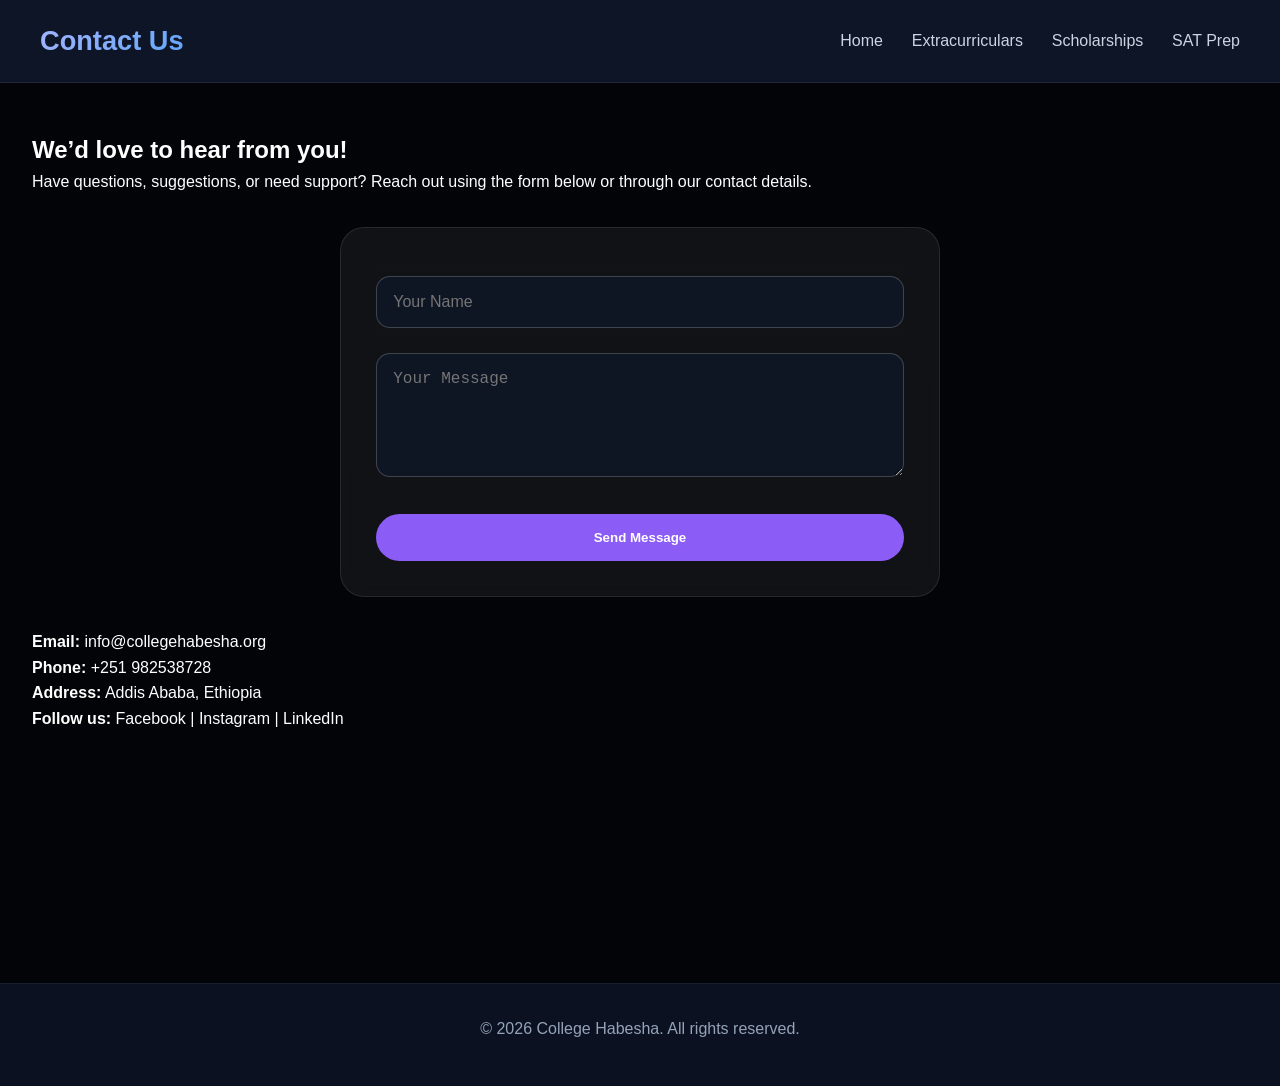
<file: contact.html>
<!DOCTYPE html>
<html lang="en">
<head>
  <meta charset="UTF-8">
  <meta name="viewport" content="width=device-width, initial-scale=1.0">
  <title>Contact Us - College Habesha</title>
  <link rel="stylesheet" href="style.css">
</head>
<body>
  <header class="site-header">
    <h1>Contact Us</h1>
    <nav>
      <a href="index.html">Home</a>
      <a href="extracurricular.html">Extracurriculars</a>
      <a href="scholarship.html">Scholarships</a>
      <a href="satprep (1).html">SAT Prep</a>
    </nav>
  </header>

  <!-- Contact Section -->
  <section class="contact-section">
    <h2>We’d love to hear from you!</h2>
    <p>Have questions, suggestions, or need support? Reach out using the form below or through our contact details.</p>

    <!-- Contact Form -->
    <form class="contact-form">
      <input type="text" placeholder="Your Name" required>
      <textarea placeholder="Your Message" rows="5" required></textarea>
      <button type="submit">Send Message</button>
    </form>

    <!-- Contact Info -->
    <div class="contact-info">
      <p><strong>Email:</strong> <a href="mailto:info@collegehabesha.org">info@collegehabesha.org</a></p>
      <p><strong>Phone:</strong> <a href="tel:+251911234567">+251 982538728</a></p>
      <p><strong>Address:</strong> Addis Ababa, Ethiopia</p>
      <p><strong>Follow us:</strong> 
        <a href="#">Facebook</a> | 
        <a href="#">Instagram</a> | 
        <a href="#">LinkedIn</a>
      </p>
    </div>
  </section>

  <footer class="site-footer">
    <p>&copy; 2026 College Habesha. All rights reserved.</p>
  </footer>
</body>
</html>
</file>
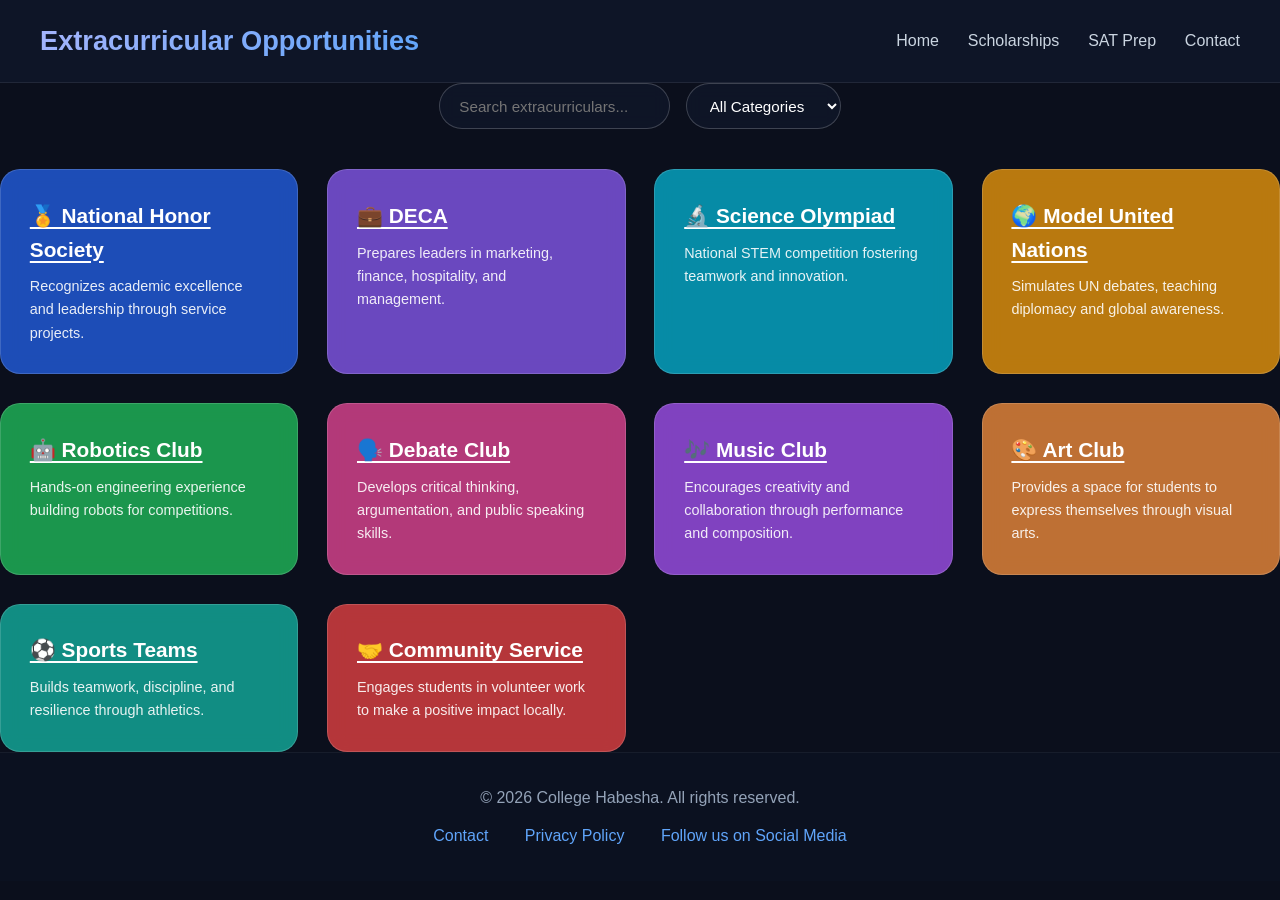
<file: extracurricular.html>
<!DOCTYPE html>
<html lang="en">
<head>
  <meta charset="UTF-8">
  <meta name="viewport" content="width=device-width, initial-scale=1.0">
  <title>Extracurriculars - College Habesha</title>
  <link rel="stylesheet" href="style.css">
</head>
<body>
  <header class="site-header">
    <h1>Extracurricular Opportunities</h1>
    <nav>
      <a href="index.html">Home</a>
      <a href="scholarship.html">Scholarships</a>
      <a href="satprep (1).html">SAT Prep</a>
      <a href="contact.html">Contact</a>
    </nav>
  </header>

  <!-- Filter/Search Bar -->
  <section class="filter-bar">
    <input type="text" id="searchClub" placeholder="Search extracurriculars...">
    <select id="filterCategory">
      <option value="all">All Categories</option>
      <option value="stem">STEM</option>
      <option value="arts">Arts</option>
      <option value="leadership">Leadership</option>
      <option value="service">Service</option>
      <option value="sports">Sports</option>
    </select>
  </section>

  <!-- Cards Section -->
  <main class="cards" id="clubList">
    <div class="card" data-category="leadership">
      <h3><a href="https://www.nhs.us/" target="_blank">🏅 National Honor Society</a></h3>
      <p>Recognizes academic excellence and leadership through service projects.</p>
    </div>

    <div class="card" data-category="leadership">
      <h3><a href="https://www.deca.org/" target="_blank">💼 DECA</a></h3>
      <p>Prepares leaders in marketing, finance, hospitality, and management.</p>
    </div>

    <div class="card" data-category="stem">
      <h3><a href="https://www.scienceolympiad.org/" target="_blank">🔬 Science Olympiad</a></h3>
      <p>National STEM competition fostering teamwork and innovation.</p>
    </div>

    <div class="card" data-category="leadership">
      <h3><a href="https://unausa.org/model-un/" target="_blank">🌍 Model United Nations</a></h3>
      <p>Simulates UN debates, teaching diplomacy and global awareness.</p>
    </div>

    <div class="card" data-category="stem">
      <h3><a href="https://www.firstinspires.org/robotics" target="_blank">🤖 Robotics Club</a></h3>
      <p>Hands‑on engineering experience building robots for competitions.</p>
    </div>

    <div class="card" data-category="leadership">
      <h3><a href="#">🗣️ Debate Club</a></h3>
      <p>Develops critical thinking, argumentation, and public speaking skills.</p>
    </div>

    <div class="card" data-category="arts">
      <h3><a href="#">🎶 Music Club</a></h3>
      <p>Encourages creativity and collaboration through performance and composition.</p>
    </div>

    <div class="card" data-category="arts">
      <h3><a href="#">🎨 Art Club</a></h3>
      <p>Provides a space for students to express themselves through visual arts.</p>
    </div>

    <div class="card" data-category="sports">
      <h3><a href="#">⚽ Sports Teams</a></h3>
      <p>Builds teamwork, discipline, and resilience through athletics.</p>
    </div>

    <div class="card" data-category="service">
      <h3><a href="#">🤝 Community Service</a></h3>
      <p>Engages students in volunteer work to make a positive impact locally.</p>
    </div>
  </main>

  <footer class="site-footer">
    <p>&copy; 2026 College Habesha. All rights reserved.</p>
    <div class="footer-links">
      <a href="#">Contact</a>
      <a href="#">Privacy Policy</a>
      <a href="#">Follow us on Social Media</a>
    </div>
  </footer>

  <script src="script.js"></script>
</body>
</html>
</file>
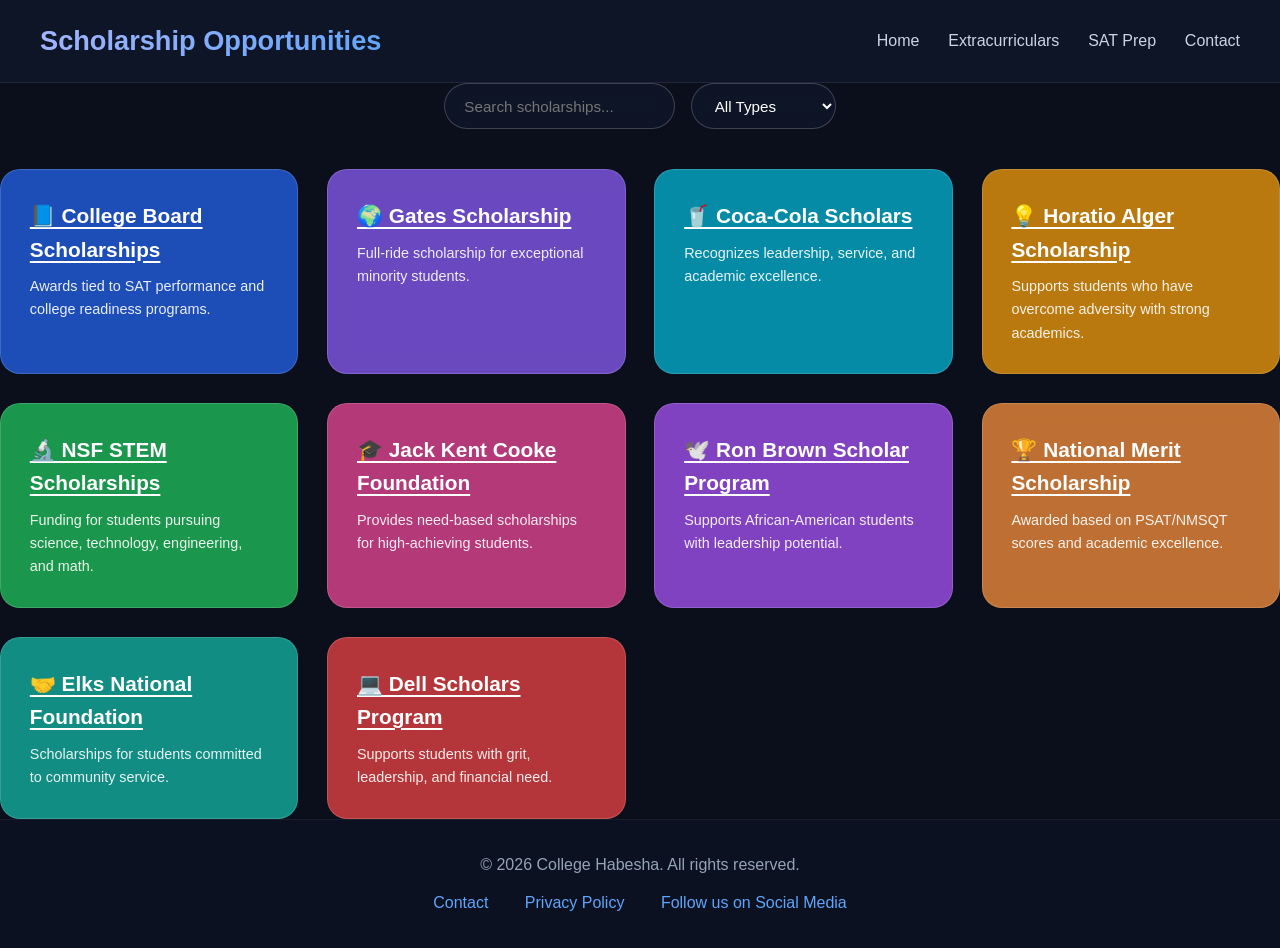
<file: scholarship.html>
<!DOCTYPE html>
<html lang="en">
<head>
  <meta charset="UTF-8">
  <meta name="viewport" content="width=device-width, initial-scale=1.0">
  <title>Scholarships - College Habesha</title>
  <link rel="stylesheet" href="style.css">
</head>
<body>
  <header class="site-header">
    <h1>Scholarship Opportunities</h1>
    <nav>
      <a href="index.html">Home</a>
      <a href="extracurricular.html">Extracurriculars</a>
      <a href="satprep (1).html">SAT Prep</a>
      <a href="contact.html">Contact</a>
    </nav>
    </nav>
    </nav>
  </header>

  <!-- Filter/Search Bar -->
  <section class="filter-bar">
    <input type="text" id="searchScholarship" placeholder="Search scholarships...">
    <select id="filterType">
      <option value="all">All Types</option>
      <option value="merit">Merit-Based</option>
      <option value="need">Need-Based</option>
      <option value="stem">STEM</option>
      <option value="leadership">Leadership</option>
    </select>
  </section>

  <!-- Scholarship Cards -->
  <main class="cards" id="scholarshipList">
    <div class="card" data-type="merit">
      <h3><a href="https://www.collegeboard.org/" target="_blank">📘 College Board Scholarships</a></h3>
      <p>Awards tied to SAT performance and college readiness programs.</p>
    </div>

    <div class="card" data-type="need">
      <h3><a href="https://www.gatesfoundation.org/" target="_blank">🌍 Gates Scholarship</a></h3>
      <p>Full‑ride scholarship for exceptional minority students.</p>
    </div>

    <div class="card" data-type="leadership">
      <h3><a href="https://www.coca-colascholarsfoundation.org/" target="_blank">🥤 Coca‑Cola Scholars</a></h3>
      <p>Recognizes leadership, service, and academic excellence.</p>
    </div>

    <div class="card" data-type="merit">
      <h3><a href="https://scholars.horatioalger.org/" target="_blank">💡 Horatio Alger Scholarship</a></h3>
      <p>Supports students who have overcome adversity with strong academics.</p>
    </div>

    <div class="card" data-type="stem">
      <h3><a href="https://www.nsf.gov/" target="_blank">🔬 NSF STEM Scholarships</a></h3>
      <p>Funding for students pursuing science, technology, engineering, and math.</p>
    </div>

    <div class="card" data-type="need">
      <h3><a href="https://www.jackkentcookefoundation.org/" target="_blank">🎓 Jack Kent Cooke Foundation</a></h3>
      <p>Provides need‑based scholarships for high‑achieving students.</p>
    </div>

    <div class="card" data-type="leadership">
      <h3><a href="https://www.ronbrown.org/" target="_blank">🕊️ Ron Brown Scholar Program</a></h3>
      <p>Supports African‑American students with leadership potential.</p>
    </div>

    <div class="card" data-type="merit">
      <h3><a href="https://www.nationalmerit.org/" target="_blank">🏆 National Merit Scholarship</a></h3>
      <p>Awarded based on PSAT/NMSQT scores and academic excellence.</p>
    </div>

    <div class="card" data-type="service">
      <h3><a href="https://www.elks.org/scholars/" target="_blank">🤝 Elks National Foundation</a></h3>
      <p>Scholarships for students committed to community service.</p>
    </div>

    <div class="card" data-type="leadership">
      <h3><a href="https://www.dellscholars.org/" target="_blank">💻 Dell Scholars Program</a></h3>
      <p>Supports students with grit, leadership, and financial need.</p>
    </div>
  </main>

  <footer class="site-footer">
    <p>&copy; 2026 College Habesha. All rights reserved.</p>
    <div class="footer-links">
      <a href="#">Contact</a>
      <a href="#">Privacy Policy</a>
      <a href="#">Follow us on Social Media</a>
    </div>
  </footer>

  <script src="script.js"></script>
</body>
</html>
</file>
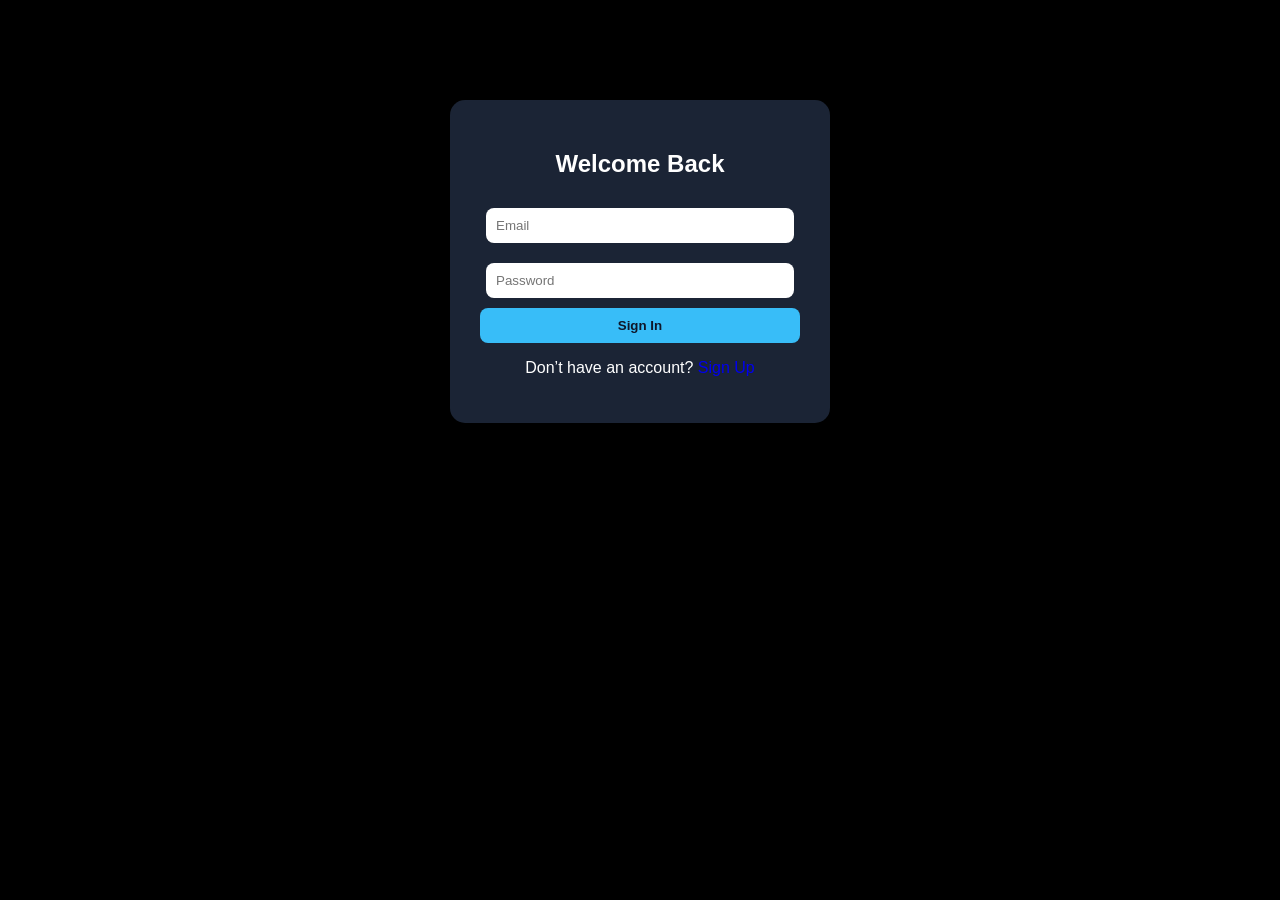
<file: signin.html>
<!DOCTYPE html>
<html lang="en">
<head>
  <meta charset="UTF-8">
  <title>Sign In - College Habesha</title>
  <link rel="stylesheet" href="style (1).css">
</head>
<body>

<div class="auth-container">
  <h2>Welcome Back</h2>

  <input type="email" id="email" placeholder="Email">
  <input type="password" id="password" placeholder="Password">

  <button onclick="signin()">Sign In</button>

  <p>Don’t have an account? <a href="signup.html">Sign Up</a></p>
</div>

<script>
function signin() {
  let savedUser = JSON.parse(localStorage.getItem("user"));

  let email = document.getElementById("email").value;
  let password = document.getElementById("password").value;

  if (savedUser && email === savedUser.email && password === savedUser.password) {
    alert("Login successful!");
    window.location.href = "index.html";
  } else {
    alert("Invalid email or password");
  }
}
</script>

</body>
</html>
</file>
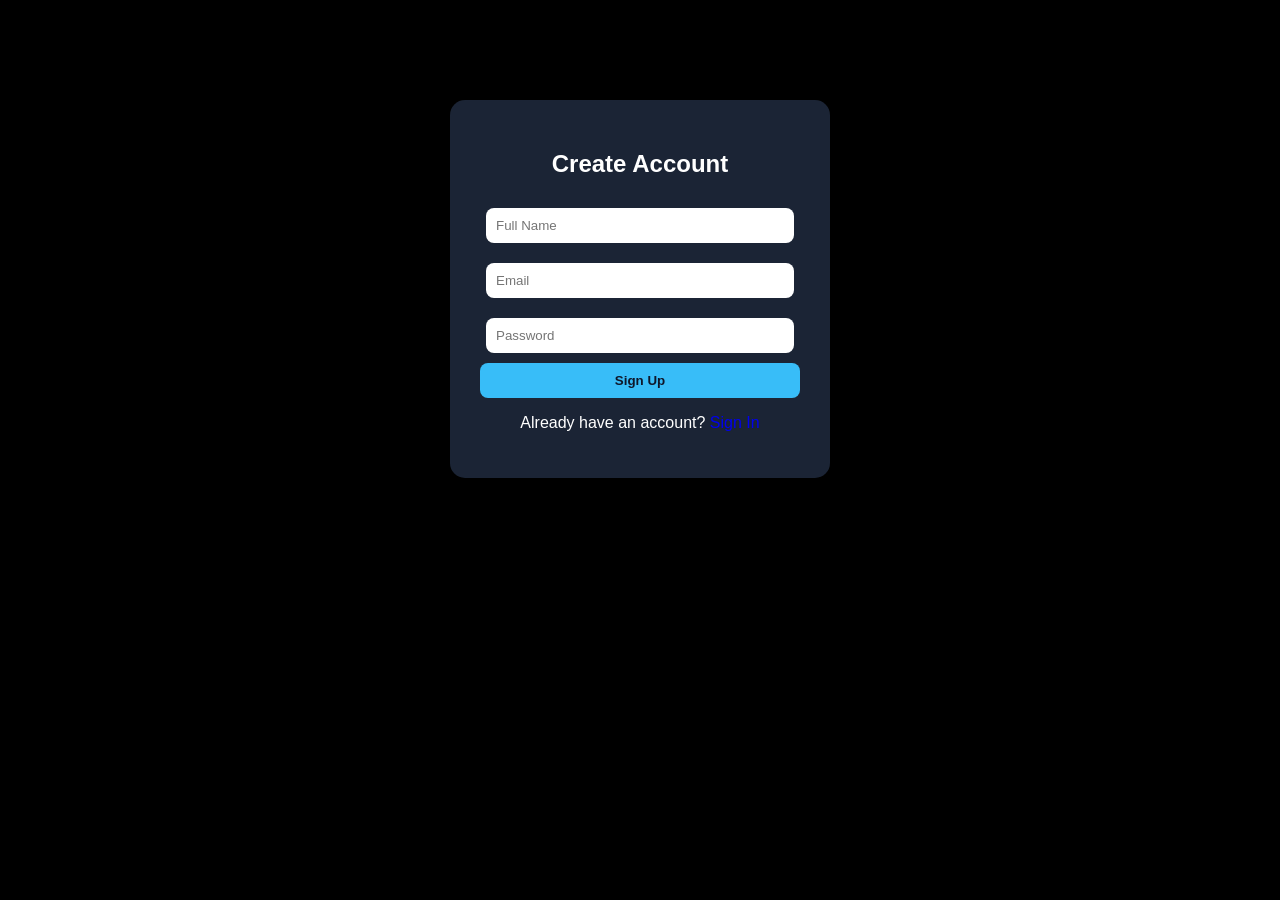
<file: signup.html>
<!DOCTYPE html>
<html lang="en">
<head>
  <meta charset="UTF-8">
  <title>Sign Up - College Habesha</title>
  <link rel="stylesheet" href="style (1).css">
</head>
<body>

<div class="auth-container">
  <h2>Create Account</h2>

  <input type="text" id="name" placeholder="Full Name">
  <input type="email" id="email" placeholder="Email">
  <input type="password" id="password" placeholder="Password">

  <button onclick="signup()">Sign Up</button>

  <p>Already have an account? <a href="signin.html">Sign In</a></p>
</div>

<script>
function signup() {
  let user = {
    name: document.getElementById("name").value,
    email: document.getElementById("email").value,
    password: document.getElementById("password").value
  };

  localStorage.setItem("user", JSON.stringify(user));
  alert("Account created successfully!");
  window.location.href = "signin.html";
}
</script>

</body>
</html>
</file>
<file: style.css>
* {
  margin: 0;
  padding: 0;
  box-sizing: border-box;
}

body {
  font-family: 'Poppins', 'Inter', -apple-system, BlinkMacSystemFont, sans-serif;
  background: #0b0f1c;
  color: #e2e8f0;
  line-height: 1.6;
  overflow-x: hidden;
}

/* Smooth page load animation */
@keyframes pageLoad {
  from {
    opacity: 0;
    transform: translateY(30px);
  }
  to {
    opacity: 1;
    transform: translateY(0);
  }
}

body {
  animation: pageLoad 0.8s ease-out;
}

a {
  text-decoration: none;
  color: inherit;
}

img {
  max-width: 100%;
  display: block;
}

/* ==========================
   HEADER & NAVIGATION
========================== */
.site-header {
  background: rgba(15, 23, 42, 0.9);
  backdrop-filter: blur(15px);
  -webkit-backdrop-filter: blur(15px);
  display: flex;
  flex-wrap: wrap;
  align-items: center;
  justify-content: space-between;
  padding: 1.2rem 2.5rem;
  position: sticky;
  top: 0;
  z-index: 1000;
  border-bottom: 1px solid rgba(255, 255, 255, 0.08);
}

.site-header h1 {
  font-size: 1.7rem;
  font-weight: 700;
  background: linear-gradient(135deg, #a5b4fc, #60a5fa);
  -webkit-background-clip: text;
  -webkit-text-fill-color: transparent;
  background-clip: text;
}

.site-header nav {
  display: flex;
  flex-wrap: wrap;
  gap: 1.8rem;
}

.site-header nav a {
  color: #cbd5e1;
  font-weight: 500;
  font-size: 1rem;
  position: relative;
  padding: 0.3rem 0;
  transition: color 0.3s ease;
}

.site-header nav a::after {
  content: "";
  position: absolute;
  width: 0;
  height: 2.5px;
  left: 0;
  bottom: -4px;
  background: #60a5fa;
  border-radius: 2px;
  transition: width 0.3s ease;
}

.site-header nav a:hover {
  color: #ffffff;
}

.site-header nav a:hover::after {
  width: 100%;
}

/* ==========================
   HOME PAGE - HERO SECTION
========================== */
.hero {
  min-height: 90vh;
  display: flex;
  flex-wrap: wrap;
  align-items: center;
  justify-content: space-between;
  padding: 3rem 2.5rem;
  background: linear-gradient(rgba(0, 0, 0, 0.65), rgba(0, 0, 0, 0.7)),
              url('https://images.pexels.com/photos/267885/pexels-photo-267885.jpeg?auto=compress&cs=tinysrgb&w=1260&h=750&dpr=2') center/cover no-repeat;
  gap: 2.5rem;
}

.hero-text {
  max-width: 600px;
}

.hero-text h2 {
  font-size: clamp(2.4rem, 6vw, 3.8rem);
  font-weight: 700;
  margin-bottom: 1.2rem;
  color: #ffffff;
  line-height: 1.2;
}

.hero-text p {
  font-size: 1.25rem;
  margin-bottom: 2rem;
  color: #e2e8f0;
}

.hero-image img {
  width: 100%;
  max-width: 500px;
  border-radius: 24px;
  box-shadow: 0 25px 50px -12px rgba(0, 0, 0, 0.6);
  transition: transform 0.5s ease;
}

.hero-image img:hover {
  transform: scale(1.04) rotate(0.5deg);
}

.cta {
  display: inline-block;
  background: #2563eb;
  color: white;
  padding: 0.9rem 2.2rem;
  border-radius: 40px;
  font-weight: 600;
  font-size: 1.05rem;
  transition: all 0.3s ease;
  box-shadow: 0 10px 25px rgba(37, 99, 235, 0.4);
}

.cta:hover {
  transform: translateY(-4px);
  box-shadow: 0 18px 35px rgba(37, 99, 235, 0.6);
  background: #1d4ed8;
}

/* ==========================
   MISSION SECTION
========================== */
.mission {
  padding: 4rem 2rem;
  background: #0f172a;
  text-align: center;
}

.mission h2 {
  font-size: 2.2rem;
  font-weight: 700;
  margin-bottom: 1rem;
  color: #f1f5f9;
}

.mission p {
  max-width: 750px;
  margin: 0 auto;
  color: #94a3b8;
  font-size: 1.15rem;
  line-height: 1.7;
}

/* ==========================
   HOME CARDS GRID
========================== */
.home-grid {
  display: grid;
  grid-template-columns: repeat(auto-fit, minmax(260px, 1fr));
  gap: 2rem;
  padding: 3rem 2.5rem;
  background: #0f172a;
}

.home-card {
  background: rgba(255, 255, 255, 0.05);
  backdrop-filter: blur(10px);
  -webkit-backdrop-filter: blur(10px);
  border: 1px solid rgba(255, 255, 255, 0.08);
  border-radius: 24px;
  padding: 2rem 1.5rem;
  text-align: center;
  transition: all 0.4s ease;
}
.home-card:hover {
  transform: translateY(-12px);
  box-shadow: 0 20px 35px rgba(0, 0, 0, 0.4);
  background: rgba(255, 255, 255, 0.08);
}

.home-card h3 {
  font-size: 1.6rem;
  margin-bottom: 0.8rem;
  color: #f8fafc;
}

.home-card p {
  color: #cbd5e1;
  margin-bottom: 1.8rem;
  font-size: 0.95rem;
}

.cta-small {
  display: inline-block;
  padding: 0.7rem 1.8rem;
  border-radius: 30px;
  font-weight: 600;
  font-size: 0.9rem;
  transition: all 0.3s ease;
  color: white;
}

/* Extracurricular button (blue) */
.home-card:nth-child(1) .cta-small {
  background: #3b82f6;
  box-shadow: 0 6px 18px rgba(59, 130, 246, 0.35);
}
.home-card:nth-child(1) .cta-small:hover {
  background: #2563eb;
  transform: translateY(-5px);
  box-shadow: 0 12px 28px rgba(59, 130, 246, 0.6);
}

/* Scholarship button (emerald) */
.home-card:nth-child(2) .cta-small {
  background: #10b981;
  box-shadow: 0 6px 18px rgba(16, 185, 129, 0.35);
}
.home-card:nth-child(2) .cta-small:hover {
  background: #059669;
  transform: rotate(2deg) scale(1.05);
  box-shadow: 0 12px 28px rgba(16, 185, 129, 0.6);
}

/* SAT Prep button (amber) */
.home-card:nth-child(3) .cta-small {
  background: #f59e0b;
  box-shadow: 0 6px 18px rgba(245, 158, 11, 0.35);
}
.home-card:nth-child(3) .cta-small:hover {
  background: #d97706;
  letter-spacing: 1px;
  box-shadow: 0 12px 30px rgba(245, 158, 11, 0.7);
}

/* ==========================
   TESTIMONIALS SECTION
========================== */
.testimonials {
  padding: 3.5rem 2rem;
  background: #0b1120;
  text-align: center;
}

.testimonials h2 {
  font-size: 2rem;
  margin-bottom: 2.5rem;
  color: #f1f5f9;
}

.testimonial-grid {
  display: grid;
  grid-template-columns: repeat(auto-fit, minmax(250px, 1fr));
  gap: 2rem;
  max-width: 1100px;
  margin: 0 auto;
}

.testimonial {
  background: rgba(255, 255, 255, 0.05);
  backdrop-filter: blur(8px);
  border: 1px solid rgba(255, 255, 255, 0.1);
  border-radius: 20px;
  padding: 1.8rem;
  transition: all 0.35s ease;
}

.testimonial:hover {
  transform: scale(1.04);
  box-shadow: 0 15px 30px rgba(59, 130, 246, 0.25);
  border-color: rgba(96, 165, 250, 0.4);
}

.testimonial p {
  font-style: italic;
  color: #e2e8f0;
  margin-bottom: 1rem;
}

.testimonial span {
  font-weight: 600;
  color: #94a3b8;
  font-size: 0.9rem;
}

/* ==========================
   EXTRACURRICULAR PAGE
========================== */
.extracurricular-page {
  min-height: 100vh;
  padding: 2.5rem 2rem;
  background: linear-gradient(rgba(0, 0, 0, 0.7), rgba(0, 0, 0, 0.75)),
              url('https://images.pexels.com/photos/1181396/pexels-photo-1181396.jpeg?auto=compress&cs=tinysrgb&w=1260&h=750&dpr=2') center/cover fixed;
}

.filter-bar {
  display: flex;
  flex-wrap: wrap;
  gap: 1rem;
  margin-bottom: 2.5rem;
  justify-content: center;
}

.filter-bar input,
.filter-bar select {
  padding: 0.8rem 1.2rem;
  border-radius: 30px;
  border: 1px solid rgba(255, 255, 255, 0.2);
  background: rgba(15, 23, 42, 0.8);
  backdrop-filter: blur(8px);
  color: white;
  font-size: 0.95rem;
  outline: none;
  transition: all 0.3s;
}

.filter-bar input:focus,
.filter-bar select:focus {
  border-color: #60a5fa;
  box-shadow: 0 0 15px rgba(96, 165, 250, 0.4);
}

.cards {
  display: grid;
  grid-template-columns: repeat(auto-fit, minmax(260px, 1fr));
  gap: 1.8rem;
  max-width: 1300px;
  margin: 0 auto;
}

/* Extracurricular & Scholarship cards with DIFFERENT colored boxes */
.card {
  border-radius: 20px;
  padding: 1.8rem;
  transition: all 0.35s ease;
  backdrop-filter: blur(10px);
  border: 1px solid rgba(255, 255, 255, 0.15);
  color: white;
}

/* Unique background colors for each card (extracurricular page) */
.card:nth-child(1) { background: rgba(37, 99, 235, 0.75); }  /* Blue */
.card:nth-child(2) { background: rgba(139, 92, 246, 0.75); } /* Purple */
.card:nth-child(3) { background: rgba(6, 182, 212, 0.75); }  /* Cyan */
.card:nth-child(4) { background: rgba(245, 158, 11, 0.75); } /* Amber */
.card:nth-child(5) { background: rgba(34, 197, 94, 0.75); }  /* Green */
.card:nth-child(6) { background: rgba(236, 72, 153, 0.75); } /* Pink */
.card:nth-child(7) { background: rgba(168, 85, 247, 0.75); } /* Violet */
.card:nth-child(8) { background: rgba(251, 146, 60, 0.75); } /* Orange */
.card:nth-child(9) { background: rgba(20, 184, 166, 0.75); } /* Teal */
.card:nth-child(10) { background: rgba(239, 68, 68, 0.75); } /* Red */

.card:hover {
  transform: translateY(-10px);
  box-shadow: 0 25px 40px -15px rgba(0, 0, 0, 0.5);
  filter: brightness(1.1);
}

.card h3 {
  font-size: 1.3rem;
  margin-bottom: 0.6rem;
}

.card h3 a {
  color: white;
  text-decoration: underline;
  text-underline-offset: 4px;
}

.card p {
  font-size: 0.9rem;
  opacity: 0.9;
}

/* ==========================
   SCHOLARSHIP PAGE (similar grid, distinct colors)
========================== */
.scholarship-page {
  min-height: 100vh;
  padding: 2.5rem 2rem;
  background: linear-gradient(rgba(0, 0, 0, 0.68), rgba(0, 0, 0, 0.75)),
              url('https://images.pexels.com/photos/4386321/pexels-photo-4386321.jpeg?auto=compress&cs=tinysrgb&w=1260&h=750&dpr=2') center/cover fixed;
}

/* Scholarship cards get a different set of vibrant colors */
.scholarship-page .card:nth-child(1) { background: rgba(16, 185, 129, 0.8); } /* Emerald */
.scholarship-page .card:nth-child(2) { background: rgba(99, 102, 241, 0.8); } /* Indigo */
.scholarship-page .card:nth-child(3) { background: rgba(217, 70, 239, 0.75); } /* Fuchsia */
.scholarship-page .card:nth-child(4) { background: rgba(251, 191, 36, 0.8); } /* Yellow */
.scholarship-page .card:nth-child(5) { background: rgba(2, 132, 199, 0.8); }  /* Sky */
.scholarship-page .card:nth-child(6) { background: rgba(225, 29, 72, 0.8); }  /* Rose */
.scholarship-page .card:nth-child(7) { background: rgba(21, 128, 61, 0.8); }  /* Forest */
.scholarship-page .card:nth-child(8) { background: rgba(126, 34, 206, 0.8); } /* Purple */
.scholarship-page .card:nth-child(9) { background: rgba(194, 65, 12, 0.8); }  /* Rust */
.scholarship-page .card:nth-child(10) { background: rgba(13, 148, 136, 0.8); }/* Teal */

/* ==========================
   SAT PREP PAGE
========================== */
.satprep-container {
  min-height: 100vh;
  padding: 3rem 2rem;
  background: linear-gradient(rgba(0, 0, 0, 0.7), rgba(0, 0, 0, 0.75)),
              url('https://images.pexels.com/photos/256417/pexels-photo-256417.jpeg?auto=compress&cs=tinysrgb&w=1260&h=750&dpr=2') center/cover fixed;
  color: white;
}

.module-grid {
  display: grid;
  grid-template-columns: repeat(auto-fit, minmax(200px, 1fr));
  gap: 1.8rem;
  margin-top: 2rem;
}

.module-card {
  background: rgba(255, 255, 255, 0.1);
  backdrop-filter: blur(12px);
  border-radius: 20px;
  padding: 2rem 1.5rem;
  text-align: center;
  cursor: pointer;
  transition: all 0.4s ease;
  border: 1px solid rgba(255, 255, 255, 0.1);
  animation: floatCard 4.5s infinite ease-in-out;
}

@keyframes floatCard {
  0%, 100% { transform: translateY(0); }
  50% { transform: translateY(-12px); }
}

.module-card:hover {
  transform: scale(1.06);
  box-shadow: 0 0 30px rgba(96, 165, 250, 0.6), 0 0 60px rgba(96, 165, 250, 0.3);
  background: rgba(255, 255, 255, 0.18);
}

/* ==========================
   CONTACT PAGE
========================== */
.contact-section {
  min-height: 100vh;
  padding: 3rem 2rem;
  background: linear-gradient(rgba(0, 0, 0, 0.7), rgba(0, 0, 0, 0.75)),
              url('https://images.pexels.com/photos/3183197/pexels-photo-3183197.jpeg?auto=compress&cs=tinysrgb&w=1260&h=750&dpr=2') center/cover fixed;
  color: white;
}

.contact-form {
  max-width: 600px;
  margin: 2rem auto;
  background: rgba(255, 255, 255, 0.06);
  backdrop-filter: blur(12px);
  border-radius: 24px;
  padding: 2.2rem;
  border: 1px solid rgba(255, 255, 255, 0.1);
}
 .contact-form input,
.contact-form textarea {
  width: 100%;
  margin: 0.8rem 0;
  padding: 1rem;
  border: 1px solid rgba(255, 255, 255, 0.2);
  border-radius: 14px;
  background: rgba(15, 23, 42, 0.7);
  color: white;
  font-size: 1rem;
  transition: all 0.3s;
}

.contact-form input:focus,
.contact-form textarea:focus {
  outline: none;
  border-color: #8b5cf6;
  box-shadow: 0 0 20px rgba(139, 92, 246, 0.5);
}

.contact-form button {
  background: #8b5cf6;
  color: white;
  border: none;
  padding: 1rem 2.2rem;
  border-radius: 30px;
  font-weight: 600;
  cursor: pointer;
  transition: all 0.3s;
  margin-top: 1rem;
  width: 100%;
}

.contact-form button:hover {
  transform: scale(1.03);
  box-shadow: 0 0 35px #8b5cf6;
  background: #7c3aed;
}

/* ==========================
   FOOTER
========================== */
.site-footer {
  background: #0b1120;
  text-align: center;
  padding: 2rem;
  border-top: 1px solid rgba(255, 255, 255, 0.05);
}

.site-footer p {
  color: #94a3b8;
  margin-bottom: 0.8rem;
}

.footer-links a {
  color: #60a5fa;
  margin: 0 1rem;
  font-weight: 500;
  transition: color 0.3s;
}

.footer-links a:hover {
  color: #a5b4fc;
  text-decoration: underline;
}

/* ==========================
   RESPONSIVE DESIGN
========================== */
@media (max-width: 768px) {
  .site-header {
    flex-direction: column;
    gap: 1rem;
    padding: 1rem;
  }

  .site-header nav {
    gap: 1.2rem;
  }

  .hero {
    flex-direction: column;
    padding: 2rem 1.2rem;
    text-align: center;
  }

  .hero-image img {
    max-width: 300px;
    margin: 0 auto;
  }

  .home-grid,
  .cards,
  .module-grid {
    grid-template-columns: 1fr;
    padding: 1.5rem;
  }

  .testimonial-grid {
    grid-template-columns: 1fr;
  }
}

@media (max-width: 480px) {
  .hero-text h2 {
    font-size: 2rem;
  }

  .filter-bar {
    flex-direction: column;
    align-items: stretch;
  }
}
</file>
<file: style (1).css>
[5/31/2026 6:31 PM] Sify Serenity: /* ==========================
   GENERAL STYLES
========================== */

*{
  margin:0;
  padding:0;
  box-sizing:border-box;
}

body{
  font-family:'Poppins',sans-serif;
  background:#000000;
  color:#333;
  overflow-x:hidden;
}

a{
  text-decoration:none;
}

/* ==========================
   HEADER
========================== */

.site-header{
  background:rgba(0,0,0,0.8);
  color:rgb(248, 243, 243);
  padding:20px;
  display:flex;
  justify-content:space-between;
  align-items:center;
  position:sticky;
  top:0;
  z-index:1000;
}

.site-header nav a{
  color:rgb(0, 0, 0);
  margin-left:20px;
  position:relative;
  transition:.3s;
}

.site-header nav a::after{
  content:"";
  position:absolute;
  width:0;
  height:3px;
  left:0;
  bottom:-5px;
  background:#3b82f6;
  transition:.4s;
}

.site-header nav a:hover::after{
  width:100%;
}

/* ==========================
   HOME PAGE HERO
========================== */

.hero{
  min-height:90vh;
  display:flex;
  justify-content:space-between;
  align-items:center;
  padding:70px;
  color:white;

  background:
  linear-gradient(
  rgba(0,0,0,.55),
  rgba(0,0,0,.55)),
  url("https://images.pexels.com/photos/267885/pexels-photo-267885.jpeg");

  background-size:cover;
  background-position:center;
}

.hero-text{
  max-width:600px;
}

.hero-text h2{
  font-size:3rem;
  margin-bottom:20px;
}

.hero-text p{
  font-size:1.2rem;
  margin-bottom:25px;
}

.hero-image img{
  width:500px;
  border-radius:20px;
  transition:.6s;
}

.hero-image img:hover{
  transform:scale(1.08) rotate(2deg);
}

.cta{
  background:#2563eb;
  color:white;
  padding:15px 30px;
  border-radius:40px;
  transition:.4s;
}

.cta:hover{
  transform:scale(1.1);
  box-shadow:0 0 25px #2563eb;
}
/* =========================
   STUDENT / SCHOLARSHIP MISSION
   ========================= */

.mission {
  max-width: 900px;
  margin: 70px auto;
  padding: 50px 35px;
  text-align: center;

  background: rgba(30, 41, 59, 0.85);
  border-radius: 18px;
  border-left: 6px solid #38bdf8;

  box-shadow: 0 10px 25px rgba(0, 0, 0, 0.35);
  transition: 0.3s ease;
}

/* Subtle hover (professional, not flashy) */
.mission:hover {
  transform: translateY(-4px);
  border-left-color: #facc15;
}

/* Title (scholarship-focused look) */
.mission h2 {
  font-size: 2.3rem;
  margin-bottom: 15px;
  font-weight: 700;

  color: #38bdf8;
  letter-spacing: 0.5px;
}

/* Paragraph styling */
.mission p {
  font-size: 1.15rem;
  line-height: 1.8;
  color: #e2e8f0;
  max-width: 750px;
  margin: auto;
}

/* Small decorative line under title */
.mission h2::after {
  content: "";
  display: block;
  width: 80px;
  height: 3px;
  margin: 12px auto 0;
  background: linear-gradient(90deg, #38bdf8, #facc15);
  border-radius: 10px;
}
}
/* ==========================
   HOME CARDS
========================== */

.home-grid{
  display:grid;
  grid-template-columns:repeat(auto-fit,minmax(250px,1fr));
  gap:25px;
  padding:50px;
}

.home-card{
  background:white;
  padding:30px;
  border-radius:20px;
  text-align:center;
  transition:.4s;
  box-shadow:0 10px 20px rgba(0,0,0,.1);
}

.home-card:hover{
  transform:translateY(-10px);
}

.cta-small{
  display:inline-block;
  margin-top:15px;
  padding:12px 25px;
  border-radius:30px;
  color:white;
}

/* Extracurricular Button */

.home-card:nth-child(1) .cta-small{
  background:#3b82f6;
  transition:.4s;
}

.home-card:nth-child(1) .cta-small:hover{
  transform:translateY(-8px);
  box-shadow:0 10px 30px rgba(59,130,246,.6);
}

/* Scholarship Button */

.home-card:nth-child(2) .cta-small{
  background:#10b981;
  transition:.4s;
}

.home-card:nth-child(2) .cta-small:hover{
  transform:rotate(3deg) scale(1.08);
}

/* SAT Button */

.home-card:nth-child(3) .cta-small{
  background:#f59e0b;
  transition:.4s;
}

.home-card:nth-child(3) .cta-small:hover{
  letter-spacing:2px;
  box-shadow:0 0 30px #f59e0b;
}

/* ==========================
   EXTRACURRICULAR PAGE
========================== */

.extracurricular-page{
  min-height:100vh;
  background:
  linear-gradient(rgba(0,0,0,.65),rgba(0,0,0,.65)),
  url("https://images.pexels.com/photos/1181396/pexels-photo-1181396.jpeg");
  background-size:cover;
  background-position:center;
}

.extracurricular-btn{
  background:#2563eb;
  color:white;
  border:none;
  padding:12px 25px;
  border-radius:30px;
  transition:.4s;
}

.extracurricular-btn:hover{
  transform:scale(1.1);
  box-shadow:0 0 25px #2563eb;
}

/* ==========================
   SCHOLARSHIP PAGE
========================== */

/* GRID LAYOUT */
.cards {
  display: grid;
  grid-template-columns: repeat(auto-fit, minmax(250px, 1fr));
  gap: 20px;
  padding: 40px;
  max-width: 1200px;
  margin: auto;
}

/* MODERN CARD STYLE */
.modern-card {
  background: rgba(255, 255, 255, 0.08);
  border: 1px solid rgba(255, 255, 255, 0.12);
  border-radius: 16px;
  padding: 20px;
  backdrop-filter: blur(10px);
  box-shadow: 0 8px 25px rgba(0,0,0,0.3);
  transition: 0.3s ease;
}

/* HOVER EFFECT */
.modern-card:hover {
  transform: translateY(-10px);
  border-color: #10b981;
  box-shadow: 0 15px 35px rgba(0,0,0,0.5);
}

/* TITLE */
.modern-card h3 {
  margin-bottom: 10px;
}

.modern-card a {
  text-decoration: none;
  color: #ffffff;
  font-weight: bold;
}

/* TEXT */
.modern-card p {
  color: #cbd5e1;
  font-size: 14px;
  line-height: 1.5;
}

/* ==========================
   SAT PREP PAGE
========================== */
[5/31/2026 6:31 PM] Sify Serenity: .satprep-container{
  min-height:100vh;
  background:
  linear-gradient(rgba(0,0,0,.65),rgba(0,0,0,.65)),
  url("https://images.pexels.com/photos/256417/pexels-photo-256417.jpeg");
  background-size:cover;
  background-position:center;
  color:white;
  padding:40px;
}

.module-grid{
  display:grid;
  grid-template-columns:repeat(auto-fit,minmax(180px,1fr));
  gap:20px;
}

.module-card{
  background:white;
  color:#333;
  padding:30px;
  text-align:center;
  border-radius:20px;
  cursor:pointer;
  transition:.5s;
}

.module-card:hover{
  transform:
  perspective(1000px)
  rotateY(10deg)
  scale(1.08);

  box-shadow:0 15px 30px rgba(255,255,255,.4);
}
/* =========================
   SAT PREP MODERN UI
   ========================= */

/* Page background upgrade (keeps your script unchanged) */
.satprep-container {
  padding: 50px;
  max-width: 1100px;
  margin: auto;

  background: rgba(15, 23, 42, 0.6);
  backdrop-filter: blur(10px);
  border-radius: 20px;
  border: 1px solid rgba(255,255,255,0.08);
}

/* Hero section */
.satprep-hero {
  text-align: center;
  margin-bottom: 40px;
  animation: fadeIn 1s ease-in-out;
}

.satprep-hero h2 {
  font-size: 3rem;
  background: linear-gradient(90deg, #38bdf8, #a78bfa, #facc15);
  -webkit-background-clip: text;
  -webkit-text-fill-color: transparent;
  letter-spacing: 1px;
}

.satprep-hero p {
  color: #cbd5e1;
  font-size: 1.1rem;
}

/* Module cards (glow effect) */
.module-card {
  background: rgba(30, 41, 59, 0.8);
  border: 1px solid rgba(255,255,255,0.1);
  box-shadow: 0 0 15px rgba(56,189,248,0.15);
  transition: all 0.3s ease;
  position: relative;
  overflow: hidden;
}

.module-card::before {
  content: "";
  position: absolute;
  top: -50%;
  left: -50%;
  width: 200%;
  height: 200%;
  background: radial-gradient(circle, rgba(56,189,248,0.2), transparent 60%);
  transform: scale(0);
  transition: transform 0.5s ease;
}

.module-card:hover::before {
  transform: scale(1);
}

.module-card:hover {
  transform: translateY(-8px) scale(1.03);
  box-shadow: 0 0 25px rgba(167,139,250,0.3);
}

/* Quiz question card */
.quiz-area .question {
  background: rgba(30, 41, 59, 0.85);
  border-left: 4px solid #38bdf8;
  padding: 25px;
  margin-bottom: 18px;
  border-radius: 12px;
  animation: slideUp 0.4s ease;
}

/* Options buttons */
.option {
  background: #1e293b;
  border: 1px solid rgba(255,255,255,0.08);
  color: #e2e8f0;
  font-weight: 500;
  transition: 0.3s;
}

.option:hover {
  background: linear-gradient(90deg, #38bdf8, #a78bfa);
  color: #0f172a;
  transform: scale(1.02);
}

/* Finish button */
#quiz button:last-child {
  display: block;
  margin: 30px auto;
  padding: 12px 25px;
  background: linear-gradient(90deg, #22c55e, #38bdf8);
  border: none;
  border-radius: 10px;
  color: white;
  font-weight: bold;
  cursor: pointer;
  transition: 0.3s;
}

#quiz button:last-child:hover {
  transform: scale(1.05);
}

/* Results box */
.results-area {
  text-align: center;
  padding: 20px;
  font-size: 1.2rem;
  color: #facc15;
  animation: fadeIn 0.8s ease;
}

/* Dashboard upgrade */
.dashboard-area {
  margin-top: 50px;
  padding: 20px;
  background: rgba(30,41,59,0.7);
  border-radius: 15px;
}

.progress-bar {
  margin: 12px 0;
  padding: 10px;
  border-radius: 10px;
  background: rgba(255,255,255,0.05);
}

/* Progress fill animation */
.fill {
  background: linear-gradient(90deg, #38bdf8, #a78bfa);
  box-shadow: 0 0 10px rgba(56,189,248,0.5);
}

/* Leaderboard */
.dashboard-area ol {
  margin-top: 15px;
  padding-left: 20px;
}

.dashboard-area li {
  padding: 8px;
  margin: 5px 0;
  background: rgba(255,255,255,0.05);
  border-radius: 8px;
}

/* Animations */
@keyframes fadeIn {
  from { opacity: 0; transform: translateY(10px); }
  to { opacity: 1; transform: translateY(0); }
}

@keyframes slideUp {
  from { opacity: 0; transform: translateY(20px); }
  to { opacity: 1; transform: translateY(0); }
}
/* ==========================
   CONTACT PAGE
========================== */

.contact-section{
  min-height:100vh;
  background:
  linear-gradient(rgba(0,0,0,.65),rgba(0,0,0,.65)),
  url("https://images.pexels.com/photos/3183197/pexels-photo-3183197.jpeg");
  background-size:cover;
  background-position:center;
  color:white;
  padding:50px;
}

.contact-form{
  max-width:600px;
  margin:auto;
}

.contact-form input,
.contact-form textarea{
  width:100%;
  margin:10px 0;
  padding:15px;
  border:none;
  border-radius:10px;
}

.contact-form button{
  background:#8b5cf6;
  color:white;
  border:none;
  padding:15px 30px;
  border-radius:30px;
  cursor:pointer;
  transition:.4s;
}

.contact-form button:hover{
  transform:scale(1.1);
  box-shadow:0 0 30px #8b5cf6;
}

/* ==========================
   TESTIMONIALS
========================== */

.testimonials{
    padding: 80px 8%;
    background: #0f172a;
}

.testimonials h2{
    text-align: center;
    font-size: 2.5rem;
    margin-bottom: 50px;
    color: #fff;
}

.testimonial-grid{
    display: grid;
    grid-template-columns: repeat(auto-fit, minmax(320px, 1fr));
    gap: 25px;
}

.testimonial{
    background: #0e64ee;
    padding: 30px;
    border-radius: 20px;

    border: 1px solid rgba(6, 166, 230, 0.08);

    box-shadow: 0 10px 25px rgba(0,0,0,0.25);

    transition: all 0.3s ease;
}

.testimonial:hover{
    transform: translateY(-10px);

    border-color: #8022ec;

    box-shadow: 0 20px 40px rgba(59,130,246,0.25);
}

.testimonial p{
    font-size: 1.05rem;
    line-height: 1.8;
    margin-bottom: 20px;
    color: #f8fafc;
}

.testimonial span{
    color: #60a5fa;
    font-weight: 600;
}
.testimonial::before{
    content:"❝";
    font-size:3rem;
    color:#3b82f6;
    display:block;
    margin-bottom:10px;
}

/* ==========================
   ANIMATION
========================== */

@keyframes fadeUp{
  from{
    opacity:0;
    transform:translateY(40px);
  }

  to{
    opacity:1;
    transform:translateY(0);
  }
}

.hero,
.home-card,
.card,
.module-card,
.testimonial,
.contact-section{
  animation:fadeUp 1s ease;
}

/* ==========================
   FOOTER
========================== */

.site-footer{
  background:#111827;
  color:white;
  text-align:center;
  padding:25px;
}

.footer-links a{
  color:#60a5fa;
  margin:0 10px;
}
[5/31/2026 6:39 PM] Sify Serenity: /* =========================
   GLOBAL STYLES
========================= */

*{
    margin:0;
    padding:0;
    box-sizing:border-box;
}

body{
    font-family:'Poppins',sans-serif;
    color:white;
    animation:pageLoad 1s ease;
    overflow-x:hidden;
}

@keyframes pageLoad{
    from{
        opacity:0;
        transform:translateY(30px);
    }
    to{
        opacity:1;
        transform:translateY(0);
    }
}

/* =========================
   HEADER
========================= */

.site-header{
    background:rgba(0,0,0,.8);
    backdrop-filter:blur(10px);
    display:flex;
    justify-content:space-between;
    align-items:center;
    padding:20px 50px;
    position:sticky;
    top:0;
    z-index:1000;
}

.site-header nav a{
    color:white;
    margin-left:20px;
    text-decoration:none;
    position:relative;
    transition:.4s;
}

.site-header nav a::after{
    content:"";
    position:absolute;
    width:0;
    height:3px;
    background:#60a5fa;
    left:0;
    bottom:-5px;
    transition:.4s;
}

.site-header nav a:hover::after{
    width:100%;
}

/* =========================
   HOME PAGE
========================= */

.hero{
    min-height:100vh;
    display:flex;
    justify-content:space-between;
    align-items:center;
    padding:80px;

    background:
    linear-gradient(rgba(0,0,0,.6),rgba(0,0,0,.6)),
    url("https://images.pexels.com/photos/267885/pexels-photo-267885.jpeg");

    background-size:cover;
    background-position:center;
}

.hero-text h2{
    font-size:4rem;
    margin-bottom:20px;
}

.hero-text p{
    font-size:1.2rem;
    margin-bottom:25px;
}

.hero-image img{
    width:500px;
    border-radius:20px;
    transition:.6s;
}

.hero-image img:hover{
    transform:scale(1.08) rotate(2deg);
}

.cta{
    background:#2563eb;
    color:white;
    padding:15px 30px;
    border-radius:40px;
    text-decoration:none;
    transition:.4s;
}

.cta:hover{
    transform:scale(1.1);
    box-shadow:0 0 30px #2563eb;
}

/* =========================
   HOME CARDS
========================= */

.home-grid{
    padding:60px;
    display:grid;
    grid-template-columns:repeat(auto-fit,minmax(250px,1fr));
    gap:25px;
}

.home-card{
    background:rgba(255,255,255,.1);
    backdrop-filter:blur(15px);
    border-radius:20px;
    padding:30px;
    text-align:center;
    transition:.5s;
}

.home-card:hover{
    transform:translateY(-15px);
    box-shadow:0 20px 40px rgba(0,0,0,.3);
}

.cta-small{
    display:inline-block;
    margin-top:15px;
    padding:12px 25px;
    border-radius:30px;
    color:white;
    text-decoration:none;
}

/* Extracurricular Button */

.home-card:nth-child(1) .cta-small{
    background:#3b82f6;
}

.home-card:nth-child(1) .cta-small:hover{
    transform:translateY(-8px);
    box-shadow:0 0 25px #3b82f6;
}

/* Scholarship Button */

.home-card:nth-child(2) .cta-small{
    background:#10b981;
}

.home-card:nth-child(2) .cta-small:hover{
    transform:rotate(3deg) scale(1.08);
}

/* SAT Button */

.home-card:nth-child(3) .cta-small{
    background:#f59e0b;
}

.home-card:nth-child(3) .cta-small:hover{
    letter-spacing:2px;
    box-shadow:0 0 30px #f59e0b;
}

/* =========================
   EXTRACURRICULAR PAGE
========================= */

.extracurricular-page{
    min-height:100vh;
    padding:60px;

    background:
    linear-gradient(rgba(0,0,0,.65),rgba(0,0,0,.65)),
    url("https://images.pexels.com/photos/1181396/pexels-photo-1181396.jpeg");

    background-size:cover;
    background-position:center;
}

.feature-card{
    background:rgba(255,255,255,.12);
    backdrop-filter:blur(12px);
    border-radius:20px;
    padding:25px;
    transition:.5s;
}

.feature-card:hover{
    transform:translateY(-15px) rotate(2deg);
    box-shadow:0 0 35px #2563eb;
}

.extracurricular-btn{
    background:#2563eb;
    color:white;
    border:none;
    padding:12px 25px;
    border-radius:30px;
    transition:.4s;
}

.extracurricular-btn:hover{
    transform:scale(1.1);
    box-shadow:0 0 25px #2563eb;
}

/* =========================
   SCHOLARSHIP PAGE
========================= */
[5/31/2026 6:39 PM] Sify Serenity: .scholarship-page{
    min-height:100vh;
    padding:40px;

    background:
    linear-gradient(rgba(0,0,0,.65),rgba(0,0,0,.65)),
    url("https://images.pexels.com/photos/4386321/pexels-photo-4386321.jpeg");

    background-size:cover;
    background-position:center;
}

.card{
    background:rgba(255,255,255,.12);
    backdrop-filter:blur(12px);
    border-radius:20px;
    padding:25px;
    transition:.5s;
}

.card:hover{
    transform:scale(1.08);
    box-shadow:0 0 35px #10b981;
}

.scholarship-btn{
    background:#10b981;
    color:white;
    border:none;
    padding:12px 25px;
    border-radius:30px;
    transition:.5s;
}

.scholarship-btn:hover{
    transform:translateY(-10px);
    box-shadow:0 0 30px #10b981;
}

/* =========================
   SAT PREP PAGE
========================= */

.satprep-container{
    min-height:100vh;
    padding:60px;

    background:
    linear-gradient(rgba(0,0,0,.65),rgba(0,0,0,.65)),
    url("https://images.pexels.com/photos/256417/pexels-photo-256417.jpeg");

    background-size:cover;
    background-position:center;
}

.module-grid{
    display:grid;
    grid-template-columns:repeat(auto-fit,minmax(200px,1fr));
    gap:20px;
}

.module-card{
    background:rgba(255,255,255,.15);
    backdrop-filter:blur(12px);
    border-radius:20px;
    padding:30px;
    text-align:center;
    cursor:pointer;
    transition:.5s;
    animation:floatCard 4s infinite ease-in-out;
}

@keyframes floatCard{
    0%,100%{
        transform:translateY(0);
    }
    50%{
        transform:translateY(-10px);
    }
}

.module-card:hover{
    transform:scale(1.08);
    box-shadow:
    0 0 20px #60a5fa,
    0 0 40px #60a5fa;
}

/* =========================
   CONTACT PAGE
========================= */

.contact-section{
    min-height:100vh;
    padding:60px;

    background:
    linear-gradient(rgba(0,0,0,.65),rgba(0,0,0,.65)),
    url("https://images.pexels.com/photos/3183197/pexels-photo-3183197.jpeg");

    background-size:cover;
    background-position:center;
}

.contact-form{
    max-width:600px;
    margin:auto;
}

.contact-form input,
.contact-form textarea{
    width:100%;
    margin:10px 0;
    padding:15px;
    border:none;
    border-radius:10px;
    transition:.4s;
}

.contact-form input:focus,
.contact-form textarea:focus{
    outline:none;
    transform:scale(1.02);
    box-shadow:0 0 20px #8b5cf6;
}

.contact-form button{
    background:#8b5cf6;
    color:white;
    border:none;
    padding:15px 30px;
    border-radius:30px;
    cursor:pointer;
    transition:.4s;
}

.contact-form button:hover{
    transform:scale(1.1);
    box-shadow:0 0 35px #8b5cf6;
}

/* =========================
   TESTIMONIALS
========================= */

.testimonial{
    background:rgba(0, 0, 0, 0.1);
    backdrop-filter:blur(12px);
    border-radius:20px;
    padding:20px;
    transition:.5s;
}

.testimonial:hover{
    transform:scale(1.05);
    box-shadow:0 0 30px #60a5fa;
}

/* =========================
   FOOTER
========================= */

.site-footer{
    background:#111827;
    text-align:center;
    padding:25px;
}

.footer-links a{
    color:#60a5fa;
    margin:0 10px;
    text-decoration:none;
}
.auth-container {
  width: 320px;
  margin: 100px auto;
  padding: 30px;

  background: rgba(30,41,59,0.9);
  border-radius: 15px;
  text-align: center;

  box-shadow: 0 10px 25px rgba(0,0,0,0.4);
}

.auth-container input {
  width: 90%;
  padding: 10px;
  margin: 10px 0;

  border: none;
  border-radius: 8px;
}

.auth-container button {
  width: 100%;
  padding: 10px;

  background: #38bdf8;
  border: none;
  border-radius: 8px;

  color: #0f172a;
  font-weight: bold;
  cursor: pointer;
}

.auth-container button:hover {
  background: #facc15;
}
/* =========================
   MOBILE RESPONSIVE FIX
   ========================= */

@media (max-width: 768px) {

  .hero {
    flex-direction: column;
    text-align: center;
  }

  .hero-image img {
    width: 100%;
    max-width: 320px;
    margin-top: 20px;
  }

  .card {
    width: 100%;
    max-width: 320px;
  }

  .satprep-container {
    padding: 20px;
  }

  .mission {
    margin: 30px 15px;
    padding: 30px 20px;
  }

  .site-header {
    flex-direction: column;
    text-align: center;
    gap: 10px;
  }

  .site-header nav a {
    display: inline-block;
    margin: 5px;
  }
}
</file>
